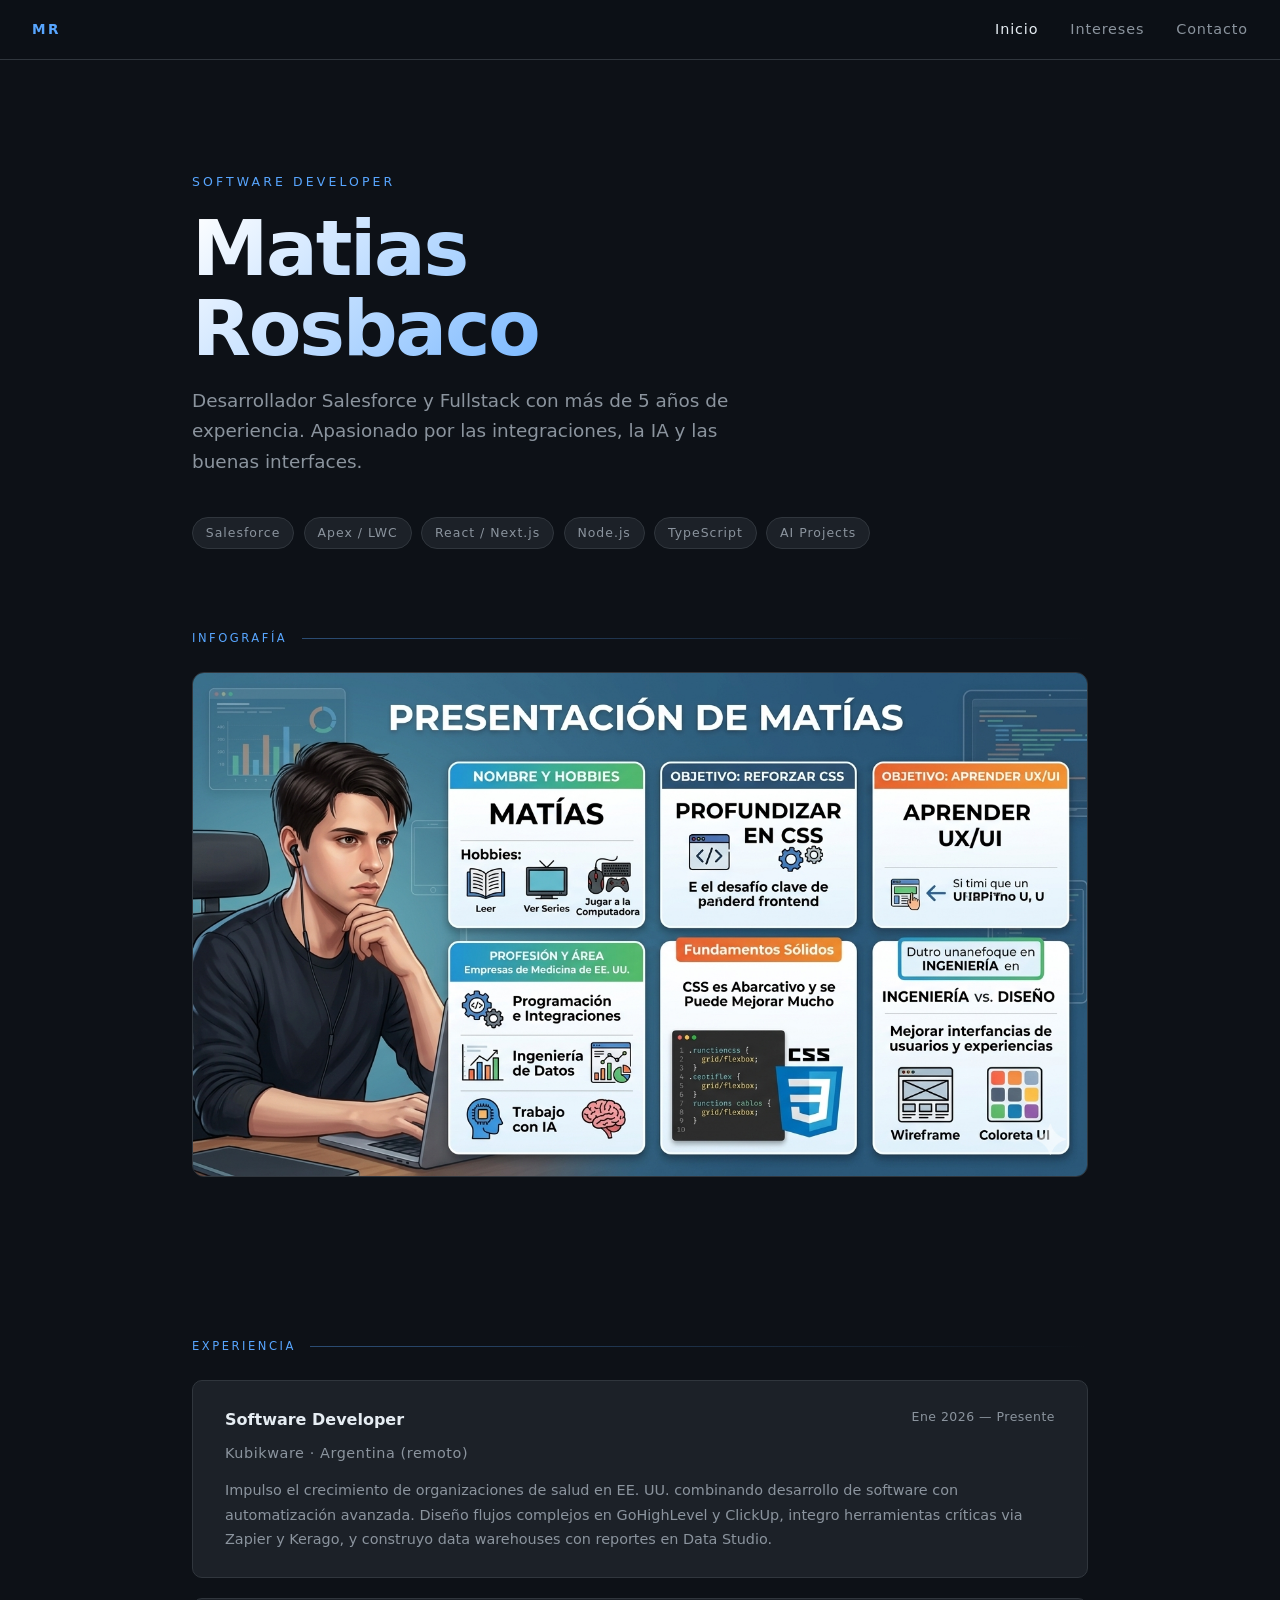
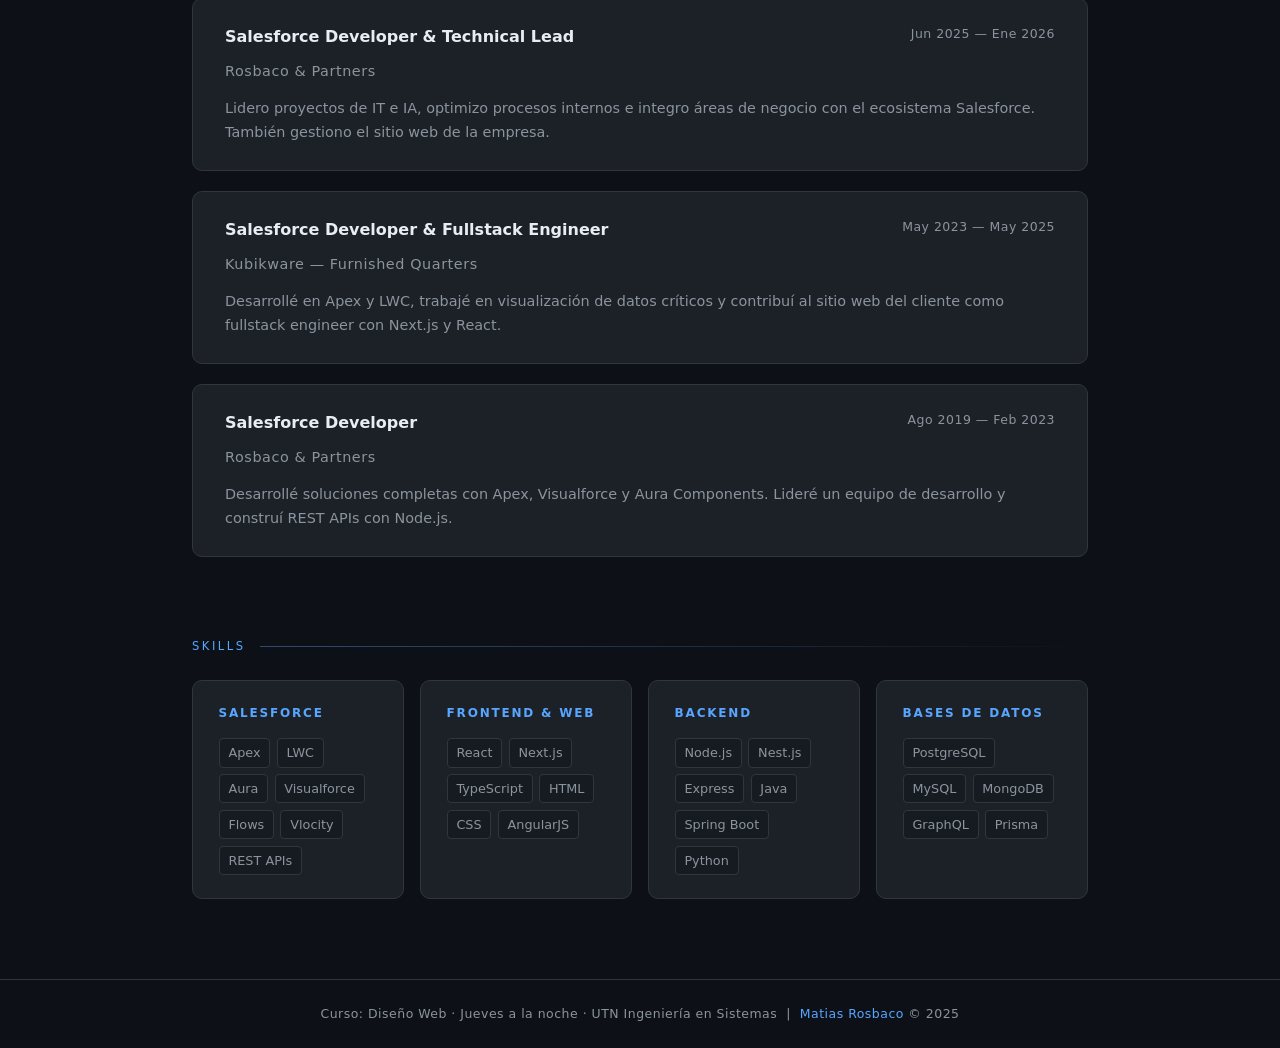
<file: index.html>
<!DOCTYPE html>
<html lang="es">
<head>
  <meta charset="UTF-8">
  <meta name="viewport" content="width=device-width, initial-scale=1.0">
  <title>Matias Rosbaco — Software Developer</title>
  <link rel="stylesheet" href="style.css">
</head>
<body>

  <nav>
    <a href="index.html" class="nav-brand">MR</a>
    <ul class="nav-links">
      <li><a href="index.html" class="active">Inicio</a></li>
      <li><a href="intereses.html">Intereses</a></li>
      <li><a href="contacto.html">Contacto</a></li>
    </ul>
  </nav>

  <main>

    <!-- HERO -->
    <div class="hero">
      <p class="hero-eyebrow">Software Developer</p>
      <h1>Matias<br>Rosbaco</h1>
      <p class="hero-sub">
        Desarrollador Salesforce y Fullstack con más de 5 años de experiencia.
        Apasionado por las integraciones, la IA y las buenas interfaces.
      </p>
      <div class="hero-tags">
        <span class="tag">Salesforce</span>
        <span class="tag">Apex / LWC</span>
        <span class="tag">React / Next.js</span>
        <span class="tag">Node.js</span>
        <span class="tag">TypeScript</span>
        <span class="tag">AI Projects</span>
      </div>
    </div>

    <!-- INFOGRAFIA -->
    <section class="section" style="padding-top: 0;">
      <p class="label">Infografía</p>
      <div style="border: 1px solid var(--border); border-radius: 12px; overflow: hidden;">
        <img src="img/image_b8c8bed9.png" alt="Infografía Matias Rosbaco" style="width: 100%; display: block;">
      </div>
    </section>

    <!-- EXPERIENCE -->
    <section class="section">
      <p class="label">Experiencia</p>
      <div class="cards">

        <div class="card">
          <div class="card-header">
            <span class="card-title">Software Developer</span>
            <span class="card-date">Ene 2026 — Presente</span>
          </div>
          <p class="card-company">Kubikware · Argentina (remoto)</p>
          <p>Impulso el crecimiento de organizaciones de salud en EE. UU. combinando desarrollo de software con automatización avanzada. Diseño flujos complejos en GoHighLevel y ClickUp, integro herramientas críticas via Zapier y Kerago, y construyo data warehouses con reportes en Data Studio.</p>
        </div>

        <div class="card">
          <div class="card-header">
            <span class="card-title">Salesforce Developer &amp; Technical Lead</span>
            <span class="card-date">Jun 2025 — Ene 2026</span>
          </div>
          <p class="card-company">Rosbaco &amp; Partners</p>
          <p>Lidero proyectos de IT e IA, optimizo procesos internos e integro áreas de negocio con el ecosistema Salesforce. También gestiono el sitio web de la empresa.</p>
        </div>

        <div class="card">
          <div class="card-header">
            <span class="card-title">Salesforce Developer &amp; Fullstack Engineer</span>
            <span class="card-date">May 2023 — May 2025</span>
          </div>
          <p class="card-company">Kubikware — Furnished Quarters</p>
          <p>Desarrollé en Apex y LWC, trabajé en visualización de datos críticos y contribuí al sitio web del cliente como fullstack engineer con Next.js y React.</p>
        </div>

        <div class="card">
          <div class="card-header">
            <span class="card-title">Salesforce Developer</span>
            <span class="card-date">Ago 2019 — Feb 2023</span>
          </div>
          <p class="card-company">Rosbaco &amp; Partners</p>
          <p>Desarrollé soluciones completas con Apex, Visualforce y Aura Components. Lideré un equipo de desarrollo y construí REST APIs con Node.js.</p>
        </div>

      </div>
    </section>

    <!-- SKILLS -->
    <section class="section" style="padding-top: 0;">
      <p class="label">Skills</p>
      <div class="skills-grid">
        <div class="skill-group">
          <h3>Salesforce</h3>
          <ul>
            <li>Apex</li><li>LWC</li><li>Aura</li><li>Visualforce</li>
            <li>Flows</li><li>Vlocity</li><li>REST APIs</li>
          </ul>
        </div>
        <div class="skill-group">
          <h3>Frontend &amp; Web</h3>
          <ul>
            <li>React</li><li>Next.js</li><li>TypeScript</li>
            <li>HTML</li><li>CSS</li><li>AngularJS</li>
          </ul>
        </div>
        <div class="skill-group">
          <h3>Backend</h3>
          <ul>
            <li>Node.js</li><li>Nest.js</li><li>Express</li>
            <li>Java</li><li>Spring Boot</li><li>Python</li>
          </ul>
        </div>
        <div class="skill-group">
          <h3>Bases de datos</h3>
          <ul>
            <li>PostgreSQL</li><li>MySQL</li><li>MongoDB</li>
            <li>GraphQL</li><li>Prisma</li>
          </ul>
        </div>
      </div>
    </section>

  </main>

  <footer>
    Curso: Diseño Web · Jueves a la noche · UTN Ingeniería en Sistemas &nbsp;|&nbsp;
    <span>Matias Rosbaco</span> © 2025
  </footer>

</body>
</html>
</file>
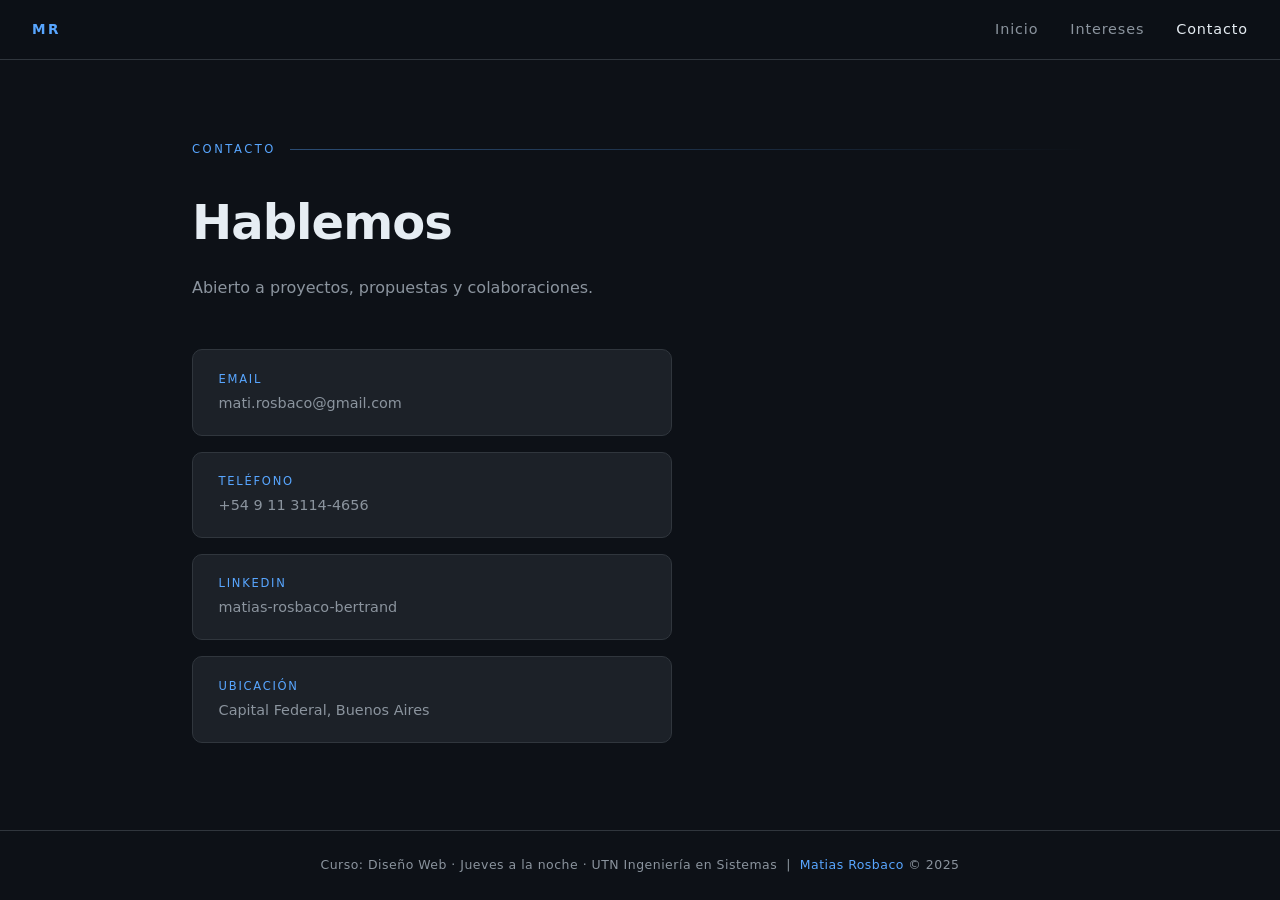
<file: contacto.html>
<!DOCTYPE html>
<html lang="es">
<head>
  <meta charset="UTF-8">
  <meta name="viewport" content="width=device-width, initial-scale=1.0">
  <title>Contacto — Matias Rosbaco</title>
  <link rel="stylesheet" href="style.css">
</head>
<body>

  <nav>
    <a href="index.html" class="nav-brand">MR</a>
    <ul class="nav-links">
      <li><a href="index.html">Inicio</a></li>
      <li><a href="intereses.html">Intereses</a></li>
      <li><a href="contacto.html" class="active">Contacto</a></li>
    </ul>
  </nav>

  <main>
    <section class="section">
      <p class="label">Contacto</p>

      <div style="margin-bottom: 3rem;">
        <h1 style="font-size: clamp(2rem, 4vw, 3rem); font-weight: 700; letter-spacing: -0.02em; margin-bottom: 0.8rem;">
          Hablemos
        </h1>
        <p style="color: var(--muted); max-width: 480px;">
          Abierto a proyectos, propuestas y colaboraciones.
        </p>
      </div>

      <div class="contact-list">

        <a href="mailto:mati.rosbaco@gmail.com" class="contact-item">
          <div>
            <p class="contact-item-label">Email</p>
            <p class="contact-item-value">mati.rosbaco@gmail.com</p>
          </div>
        </a>

        <a href="tel:+5491131144656" class="contact-item">
          <div>
            <p class="contact-item-label">Teléfono</p>
            <p class="contact-item-value">+54 9 11 3114-4656</p>
          </div>
        </a>

        <a href="https://www.linkedin.com/in/matias-rosbaco-bertrand-19500a207/" target="_blank" class="contact-item">
          <div>
            <p class="contact-item-label">LinkedIn</p>
            <p class="contact-item-value">matias-rosbaco-bertrand</p>
          </div>
        </a>

        <div class="contact-item" style="cursor: default;">
          <div>
            <p class="contact-item-label">Ubicación</p>
            <p class="contact-item-value">Capital Federal, Buenos Aires</p>
          </div>
        </div>

      </div>
    </section>
  </main>

  <footer>
    Curso: Diseño Web · Jueves a la noche · UTN Ingeniería en Sistemas &nbsp;|&nbsp;
    <span>Matias Rosbaco</span> © 2025
  </footer>

</body>
</html>
</file>
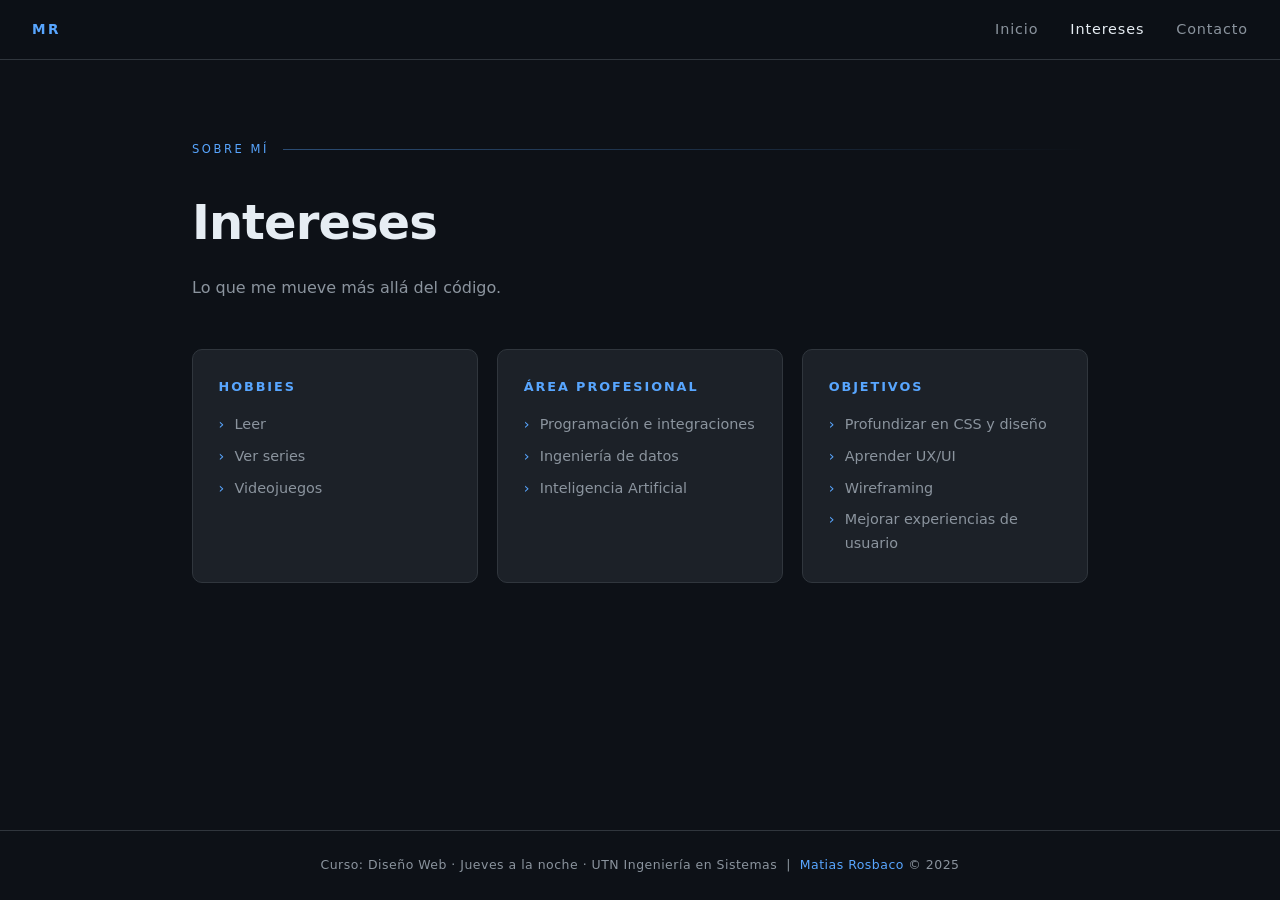
<file: intereses.html>
<!DOCTYPE html>
<html lang="es">
<head>
  <meta charset="UTF-8">
  <meta name="viewport" content="width=device-width, initial-scale=1.0">
  <title>Intereses — Matias Rosbaco</title>
  <link rel="stylesheet" href="style.css">
</head>
<body>

  <nav>
    <a href="index.html" class="nav-brand">MR</a>
    <ul class="nav-links">
      <li><a href="index.html">Inicio</a></li>
      <li><a href="intereses.html" class="active">Intereses</a></li>
      <li><a href="contacto.html">Contacto</a></li>
    </ul>
  </nav>

  <main>
    <section class="section">
      <p class="label">Sobre mí</p>

      <div style="margin-bottom: 3rem;">
        <h1 style="font-size: clamp(2rem, 4vw, 3rem); font-weight: 700; letter-spacing: -0.02em; margin-bottom: 0.8rem;">
          Intereses
        </h1>
        <p style="color: var(--muted); max-width: 520px;">
          Lo que me mueve más allá del código.
        </p>
      </div>

      <div class="interests-grid">

        <div class="interest-card">
          <h2>Hobbies</h2>
          <ul>
            <li>Leer</li>
            <li>Ver series</li>
            <li>Videojuegos</li>
          </ul>
        </div>

        <div class="interest-card">
          <h2>Área profesional</h2>
          <ul>
            <li>Programación e integraciones</li>
            <li>Ingeniería de datos</li>
            <li>Inteligencia Artificial</li>
          </ul>
        </div>

        <div class="interest-card">
          <h2>Objetivos</h2>
          <ul>
            <li>Profundizar en CSS y diseño</li>
            <li>Aprender UX/UI</li>
            <li>Wireframing</li>
            <li>Mejorar experiencias de usuario</li>
          </ul>
        </div>

      </div>
    </section>
  </main>

  <footer>
    Curso: Diseño Web · Jueves a la noche · UTN Ingeniería en Sistemas &nbsp;|&nbsp;
    <span>Matias Rosbaco</span> © 2025
  </footer>

</body>
</html>
</file>
<file: style.css>
*, *::before, *::after { box-sizing: border-box; margin: 0; padding: 0; }

:root {
  --bg: #0d1117;
  --bg2: #161b22;
  --accent: #58a6ff;
  --accent2: #79c0ff;
  --text: #e6edf3;
  --muted: #8b949e;
  --border: #30363d;
  --card: #1c2128;
}

body {
  font-family: 'Segoe UI', system-ui, -apple-system, sans-serif;
  background: var(--bg);
  color: var(--text);
  line-height: 1.65;
  min-height: 100vh;
  display: flex;
  flex-direction: column;
}

/* ── NAV ── */
nav {
  position: sticky;
  top: 0;
  z-index: 100;
  background: rgba(13, 17, 23, 0.85);
  backdrop-filter: blur(12px);
  border-bottom: 1px solid var(--border);
  padding: 0 2rem;
  display: flex;
  align-items: center;
  justify-content: space-between;
  height: 60px;
}

.nav-brand {
  font-size: 0.85rem;
  letter-spacing: 0.18em;
  text-transform: uppercase;
  color: var(--accent);
  font-weight: 600;
  text-decoration: none;
}

.nav-links {
  list-style: none;
  display: flex;
  gap: 2rem;
}

.nav-links a {
  color: var(--muted);
  text-decoration: none;
  font-size: 0.9rem;
  letter-spacing: 0.06em;
  transition: color 0.2s;
}

.nav-links a:hover,
.nav-links a.active {
  color: var(--text);
}

/* ── LABEL (pretext effect) ── */
.label {
  font-size: 0.72rem;
  letter-spacing: 0.22em;
  text-transform: uppercase;
  color: var(--accent);
  display: flex;
  align-items: center;
  gap: 0.9rem;
  margin-bottom: 1.5rem;
}

.label::after {
  content: '';
  flex: 1;
  height: 1px;
  background: linear-gradient(to right, var(--accent), transparent);
  opacity: 0.4;
}

/* ── SECTIONS ── */
.section {
  padding: 5rem 2rem;
  max-width: 960px;
  margin: 0 auto;
  width: 100%;
}

/* ── HERO ── */
.hero {
  padding: 7rem 2rem 5rem;
  max-width: 960px;
  margin: 0 auto;
  width: 100%;
}

.hero-eyebrow {
  font-size: 0.78rem;
  letter-spacing: 0.25em;
  text-transform: uppercase;
  color: var(--accent);
  margin-bottom: 1rem;
}

.hero h1 {
  font-size: clamp(2.8rem, 6vw, 5rem);
  font-weight: 700;
  letter-spacing: -0.03em;
  line-height: 1.05;
  background: linear-gradient(135deg, #fff 0%, #58a6ff 60%, #79c0ff 100%);
  -webkit-background-clip: text;
  -webkit-text-fill-color: transparent;
  background-clip: text;
  margin-bottom: 1rem;
}

.hero-sub {
  font-size: 1.15rem;
  color: var(--muted);
  max-width: 560px;
  margin-bottom: 2.5rem;
}

.hero-tags {
  display: flex;
  flex-wrap: wrap;
  gap: 0.6rem;
}

.tag {
  font-size: 0.78rem;
  letter-spacing: 0.08em;
  padding: 0.3rem 0.8rem;
  border: 1px solid var(--border);
  border-radius: 20px;
  color: var(--muted);
  background: var(--card);
}

/* ── CARDS ── */
.cards {
  display: grid;
  gap: 1.2rem;
}

.card {
  background: var(--card);
  border: 1px solid var(--border);
  border-radius: 10px;
  padding: 1.6rem 2rem;
  transition: border-color 0.2s, transform 0.2s;
}

.card:hover {
  border-color: var(--accent);
  transform: translateY(-2px);
}

.card-header {
  display: flex;
  justify-content: space-between;
  align-items: flex-start;
  gap: 1rem;
  margin-bottom: 0.5rem;
  flex-wrap: wrap;
}

.card-title {
  font-size: 1rem;
  font-weight: 600;
  color: var(--text);
}

.card-company {
  font-size: 0.82rem;
  color: var(--accent);
  margin-bottom: 0.8rem;
  letter-spacing: 0.04em;
}

.card-date {
  font-size: 0.78rem;
  color: var(--muted);
  white-space: nowrap;
  letter-spacing: 0.04em;
}

.card p {
  font-size: 0.9rem;
  color: var(--muted);
  line-height: 1.7;
}

/* ── SKILLS GRID ── */
.skills-grid {
  display: grid;
  grid-template-columns: repeat(auto-fit, minmax(200px, 1fr));
  gap: 1rem;
}

.skill-group {
  background: var(--card);
  border: 1px solid var(--border);
  border-radius: 10px;
  padding: 1.4rem 1.6rem;
}

.skill-group h3 {
  font-size: 0.75rem;
  letter-spacing: 0.15em;
  text-transform: uppercase;
  color: var(--accent);
  margin-bottom: 0.9rem;
}

.skill-group ul {
  list-style: none;
  display: flex;
  flex-wrap: wrap;
  gap: 0.4rem;
}

.skill-group li {
  font-size: 0.8rem;
  color: var(--muted);
  background: var(--bg2);
  border: 1px solid var(--border);
  border-radius: 4px;
  padding: 0.2rem 0.55rem;
}

/* ── INTERESTS ── */
.interests-grid {
  display: grid;
  grid-template-columns: repeat(auto-fit, minmax(220px, 1fr));
  gap: 1.2rem;
}

.interest-card {
  background: var(--card);
  border: 1px solid var(--border);
  border-radius: 10px;
  padding: 1.6rem;
}

.interest-card h2 {
  font-size: 0.8rem;
  letter-spacing: 0.15em;
  text-transform: uppercase;
  color: var(--accent);
  margin-bottom: 1rem;
}

.interest-card ul {
  list-style: none;
  display: flex;
  flex-direction: column;
  gap: 0.5rem;
}

.interest-card li {
  font-size: 0.9rem;
  color: var(--muted);
  padding-left: 1rem;
  position: relative;
}

.interest-card li::before {
  content: '›';
  position: absolute;
  left: 0;
  color: var(--accent);
}

/* ── CONTACT ── */
.contact-list {
  display: flex;
  flex-direction: column;
  gap: 1rem;
}

.contact-item {
  display: flex;
  align-items: center;
  gap: 1rem;
  background: var(--card);
  border: 1px solid var(--border);
  border-radius: 10px;
  padding: 1.2rem 1.6rem;
  text-decoration: none;
  color: var(--text);
  transition: border-color 0.2s;
  max-width: 480px;
}

.contact-item:hover {
  border-color: var(--accent);
}

.contact-item-label {
  font-size: 0.72rem;
  letter-spacing: 0.15em;
  text-transform: uppercase;
  color: var(--accent);
  margin-bottom: 0.2rem;
}

.contact-item-value {
  font-size: 0.9rem;
  color: var(--muted);
}

/* ── FOOTER ── */
footer {
  margin-top: auto;
  border-top: 1px solid var(--border);
  padding: 1.5rem 2rem;
  text-align: center;
  font-size: 0.78rem;
  color: var(--muted);
  letter-spacing: 0.04em;
}

footer span {
  color: var(--accent);
}

/* ── RESPONSIVE ── */
@media (max-width: 640px) {
  .nav-links { gap: 1.2rem; }
  .section, .hero { padding-left: 1.2rem; padding-right: 1.2rem; }
  .card { padding: 1.2rem 1.4rem; }
}
</file>
